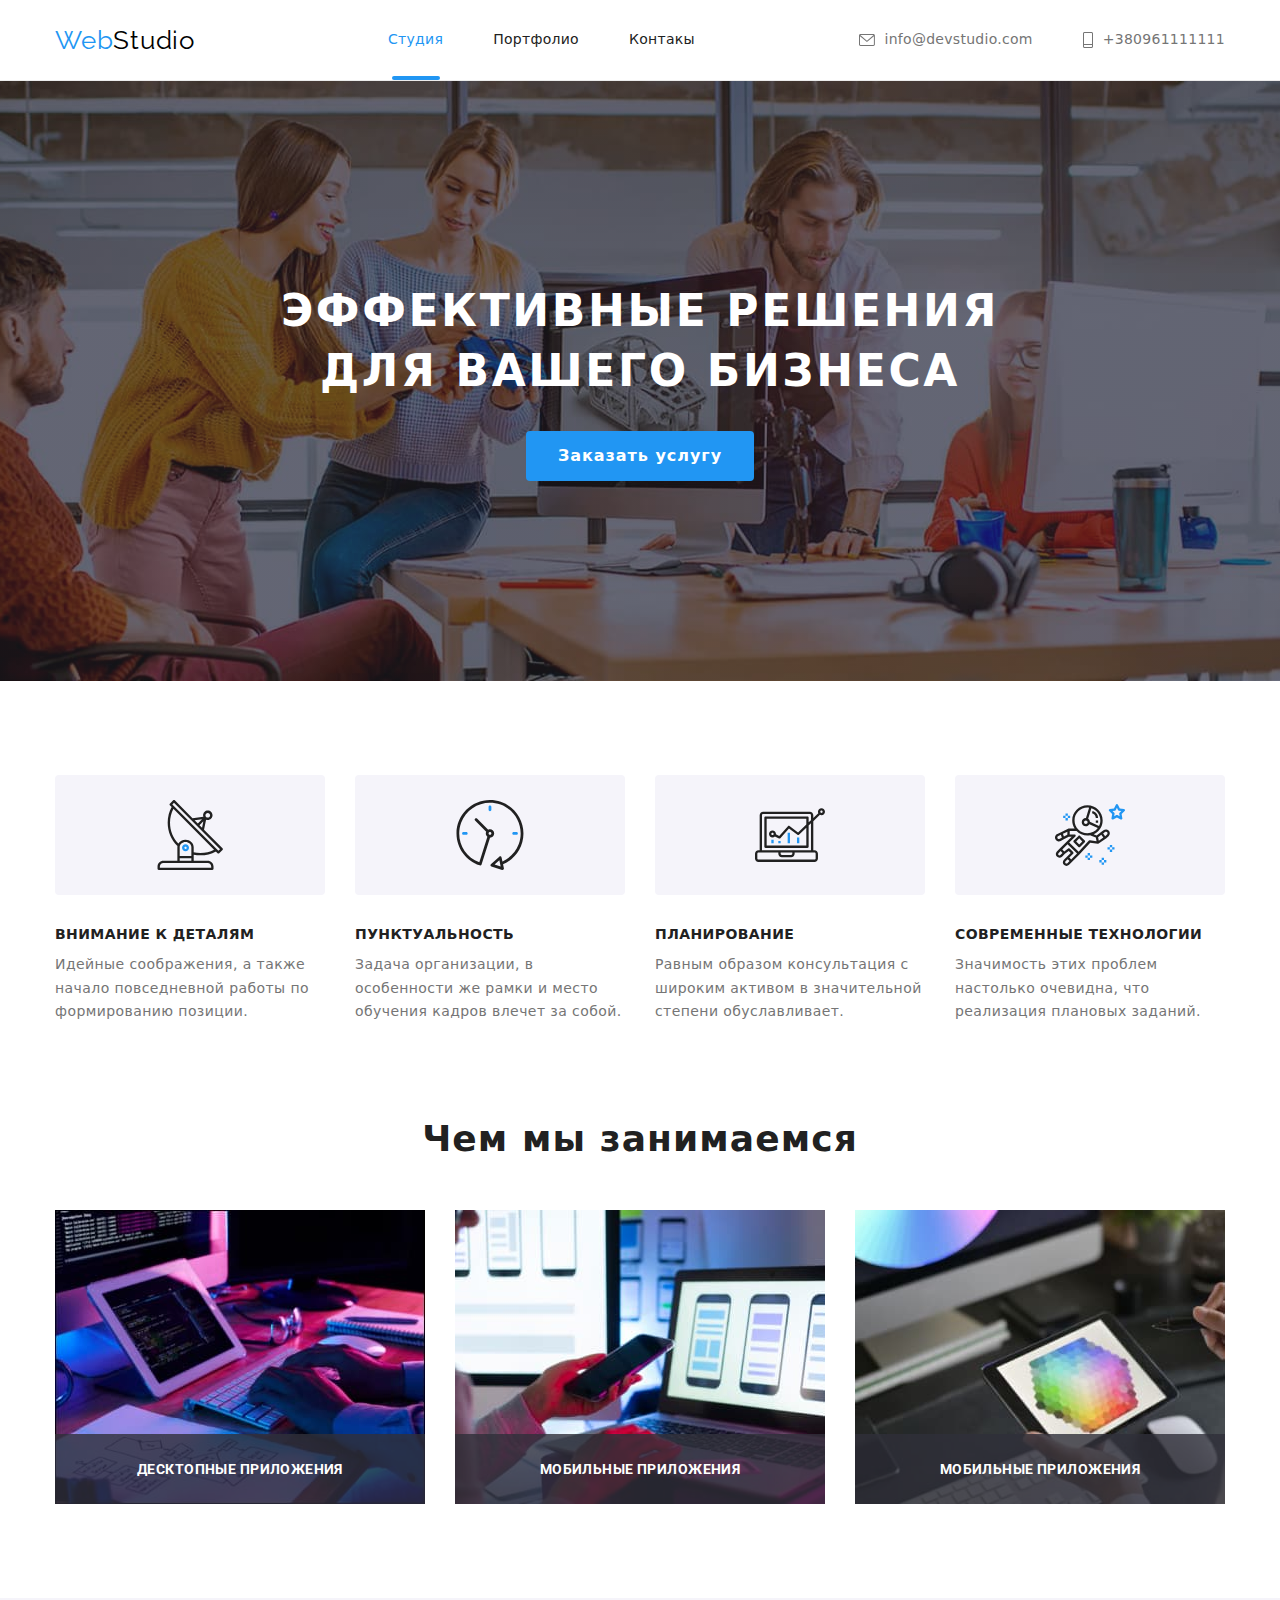
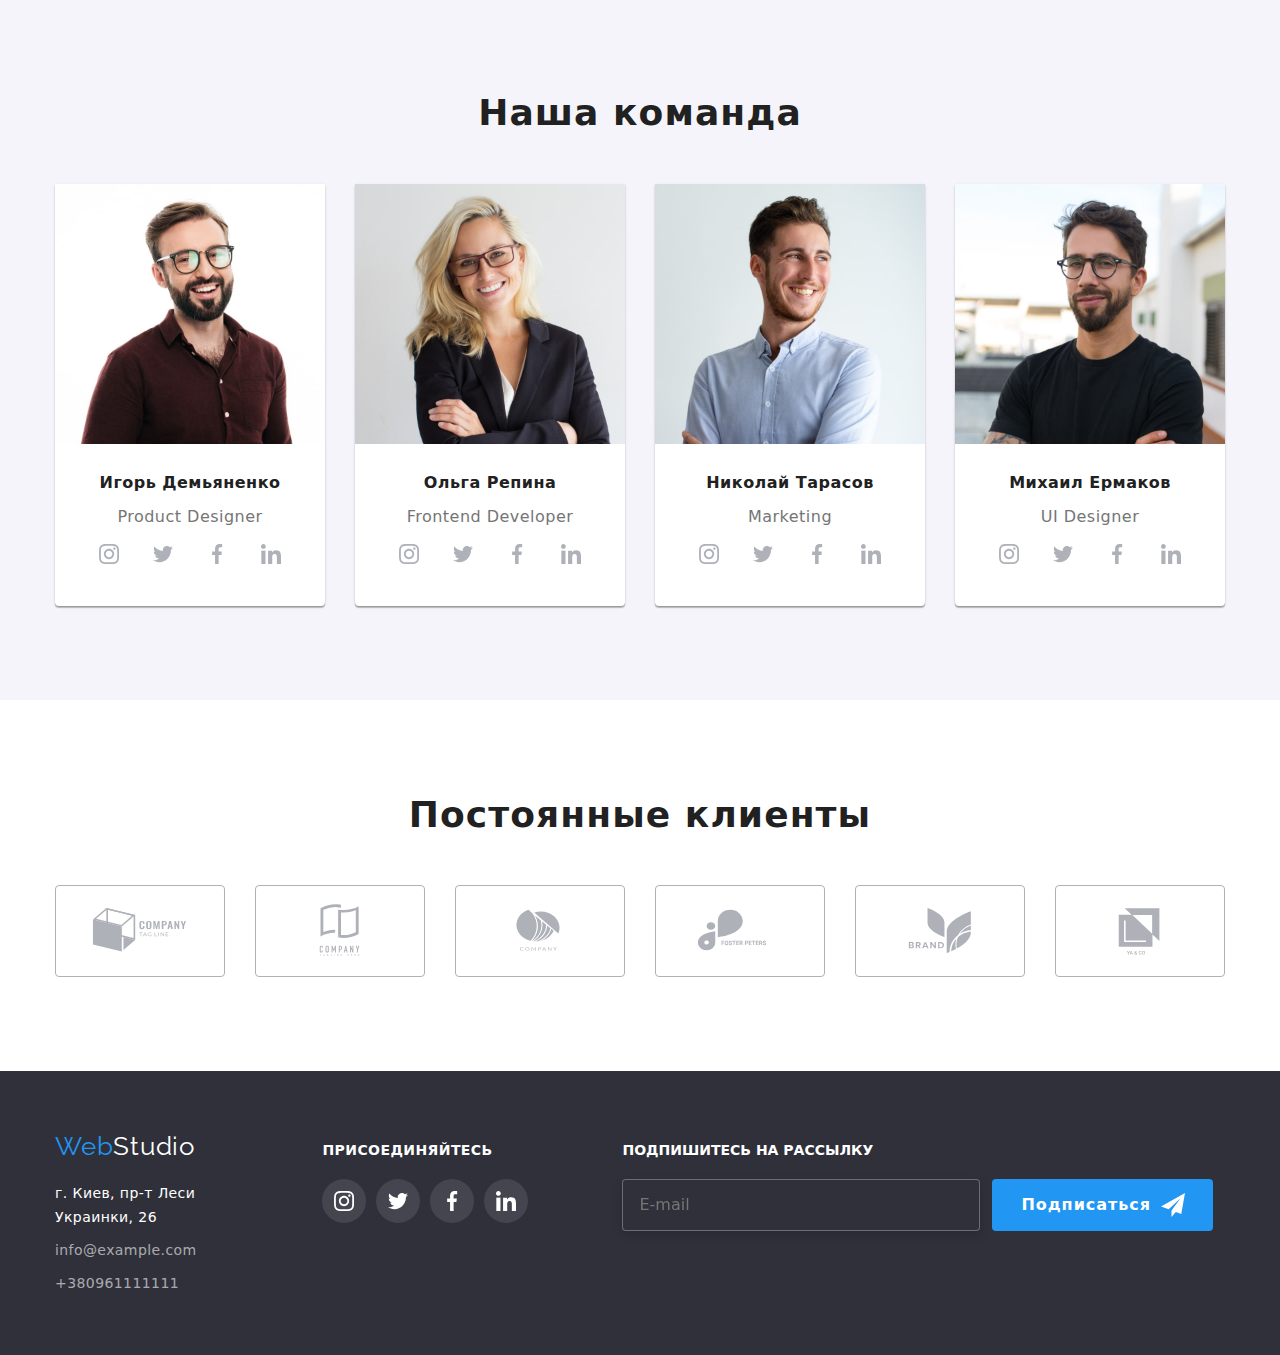
<file: index.html>
<!DOCTYPE html>
<html lang="ru">

<head>
    <meta charset="UTF-8">
    <meta http-equiv="X-UA-Compatible" content="IE=edge">
    <meta name="viewport" content="width=device-width, initial-scale=1.0">
    <title>WebStudio</title>
    <link rel="preconnect" href="https://fonts.googleapis.com">
    <link rel="preconnect" href="https://fonts.gstatic.com" crossorigin>
    <link href="https://fonts.googleapis.com/css2?family=Raleway:wght@700&family=Roboto:wght@400;500;700;900&display=swap"
    rel="stylesheet">
    <link rel="stylesheet" href="https://cdnjs.cloudflare.com/ajax/libs/modern-normalize/1.0.0/modern-normalize.min.css"/>
    <link rel="stylesheet" href="./css/main.min.css">
</head>
<body class="page">
    <header class="header">
        <div class="container">
              <nav>
            <a href="./index.html" class="logo">Web<span class="logo__dark">Studio</span></a>
            <ul class="nav">
        <li class="nav__list"><a href="./index.html" class="nav__active nav__active--position" >Студия</a></li>
                <li class="nav__list"><a href="./portfolio.html" class="nav">Портфолио</a></li>
                <li class="nav__list"><a class="nav" href="">Контакы</a></li>
            </ul>
        </nav>
        <ul class="contacts">
            <li>
                <a class="contacts__data" href="info@devstudio.com">
            <svg class="contacts__icon" width="16" height="12">
                <use href="./images/icons.svg#icon-envelope"></use>
                </svg>info@devstudio.com</a>
           </li>
            <li>
                <a class="contacts__data" href="tel:+380961111111">
            <svg class="contacts__icon" width="10" height="16">
                <use href="./images/icons.svg#icon-tell"></use>
            </svg>+380961111111</a>
            </li>
            </ul>
        </div>
    </header>
    <main> 
        
        <section class="hero">
            <div class="container">
          <h1 class="hero__title">ЭФФЕКТИВНЫЕ РЕШЕНИЯ<br>
                ДЛЯ ВАШЕГО БИЗНЕСА</h1>
            <button data-modal-open class="hero__button">Заказать услугу</button>

            <div class="backdrop is-hidden" data-modal>
                <div class="modal">
                 <button class="modal__close" data-modal-close>
                    <svg class="modal__svg">
                <use href="./images/icons.svg#icon-close-black"></use></svg>
                    </button>

                    <form class="form">
                <p class="form__title"> Оставьте свои данные, мы вам перезвоним</p>
                   <p class="form__field">                        
                        <label for="name" class="form__label">Имя</label> 
                        <input type="text"
                               name="form__name" 
                               id="name"
                               class="form__input" 
                               placeholder=""
                               autofocus=""
                               required/> 
                         <svg class="form__icon form__icon--icon" width="18px" height="18px">
                                <use href="./images/icons.svg#icon-person-black"></use> 
                            </svg>
                            <span class="form__use"></span>
                    </p>
                    <p class="form__field">
                        <label for="tel" class="form__label">Телефон</label>
                        <input type="tel"
                         name="tel" 
                         id="tel" 
                         class="form__input" 
                         placeholder=""
                         required/>
                        <svg class="form__icon form__icon--icon" width="18px" height="18px">
                                <use href="./images/icons.svg#icon-phone-black"></use> 
                            </svg>
                            <span class="form__use"></span>
                    </p>
                    <p class="form__field">
                        <label for="mail" class="form__label">Почта</label>
                        <input type="email" 
                        name="mail" 
                        id="mail" 
                        class="form__input" 
                        placeholder=""
                        autocomplete="on"
                        required/>
                        <svg class="form__icon form__icon--icon" width="18px" height="18px">
                                <use href="./images/icons.svg#icon-email-black"></use> 
                            </svg>
                        <span class="form__use"></span>
                    </p>
                    <p class="form__field">
                        <label for="comments" class="form__label">Комментарий</label>
                        <textarea class="form__input--comments" name="comments" id="comments" rows="10" placeholder="Введите текст"></textarea> 
                    </p>                     
                    <p class="form__meta">
                        <label for="policy" class="form__policy">
                            <input type="checkbox" name="policy" id="policy" class="checkbox" required/>
                            <span class="form__icon--policy"></span>
                            <span class="form__label--policy"> Соглашаюсь с рассылкой и принимаю 
                            <a href="" class="form__link">Условия договора</a>
                            </span>
                        </label>
                    </p>
               <button type="submit" class="form__button form__button--main">Отправить</button>            
                </form>
                </div>
            </div>
            </div>
          </section>

           <section class="section">
               <div class="container">
             <ul class="description">
                <li class="description__text">
                    <div class="description__items">
                    <svg class="description__icon">
                        <use href="./images/icons.svg#icon-antenna"></use></svg>
                    </div>    
                    <h3 class="description__header">Внимание к деталям</h3> 
                    <p class="description__main">Идейные соображения, а также начало повседневной работы по формированию позиции.</p>
                </li>
                <li class="description__text">
                    <div class="description__items">
                    <svg class="description__icon">
                        <use href="./images/icons.svg#icon-clock"></use></svg> 
                    </div>    
                    <h3 class="description__header">Пунктуальность</h3>
                    <p class="description__main">Задача организации, в особенности же рамки и место обучения кадров влечет за собой.</p>
                </li>
                <li class="description__text">
                    <div class="description__items">
                    <svg class="description__icon">
                        <use href="./images/icons.svg#icon-diagram"></use></svg>
                    </div>
                    <h3 class="description__header">Планирование</h3>
                    <p class="description__main">Равным образом консультация с широким активом в значительной степени обуславливает.</p>
                </li>
                <li class="description__text">
                    <div class="description__items">
                    <svg class="description__icon">
                        <use href="./images/icons.svg#icon-astronaut"></use></svg>
                    </div>
                    <h3 class="description__header">Современные технологии</h3>
                    <p class="description__main">Значимость этих проблем настолько очевидна, что реализация плановых заданий.</p>
                </li>
            </ul>
            </div>
           </section>

               <section class="section-image">
                    <div class="container">
                <h2 class="second__header">Чем мы занимаемся</h2>
            <ul class="images">
                <li class="images__product"><img class="images__icon" src="./images/img1.jpg" width=370 alt="Разработка"/> 
                <p class="images__text">десктопные приложения</p></li>
                <li class="images__product"><img class="images__icon" src="./images/img2.jpg" width=370 alt="Интерактивность"/>
                <p class="images__text">Мобильные приложения</p></li>
                <li class="images__product"><img class="images__icon" src="./images/img3.jpg" width=370 alt="Дизайн"/>
                <p class="images__text">Мобильные приложения</p></li>
                </ul>
            </div>
        </section>

        <section class="section section-team">
            <div class="container">
                   <h2 class="second__header">Наша команда</h2> 
            <ul class="team">
                <li class="team__member"><img class="team__image" src="./images/photo1.jpg" width=270 alt="Игорь Демьяненко" />
                    <div class="team__description">
                    <h3 class="team__worker">Игорь Демьяненко</h3>
                    <p class="team__name">Product Designer</p>
                    <ul class="team__list">
                        <li class="team__link">
                        <a href="./index.html" class="team__item">
                         <svg class="team__icon" width="20" height="20">
                        <use href="./images/icons.svg#icon-instagram"></use>   
                        </svg></a>
                        </li>
                        <li class="team__link">
                        <a href="/index.html" class="team__item">
                        <svg class="team__icon" width="20" height="20">
                        <use href="./images/icons.svg#icon-twitter"></use>
                        </svg></a>
                        </li>
                        <li class="team__link">
                        <a href="/index.html" class="team__item">
                        <svg class="team__icon" width="20" height="20">
                        <use href="./images/icons.svg#icon-facebook"></use>
                        </svg></a>
                           </li>
                           <li class="team__link">
                        <a href="/index.html" class="team__item">
                        <svg class="team__icon" width="20" height="20">
                        <use href="./images/icons.svg#icon-linkedin"></use>                
                        </svg></a>
                           </li>
                        </ul>
                        </div>
                           </li>                                        
                           <li class="team__member"><img class="team__image" src="./images/photo2.jpg" width=270 alt="Ольга Репина" />
                    <div class="team__description">
                    <h3 class="team__worker">Ольга Репина</h3>
                    <p class="team__name">Frontend Developer</p>
                    <ul class="team__list">
                        <li class="team__link">
                        <a href="./index.html" class="team__item">
                         <svg class="team__icon" width="20" height="20">
                        <use href="./images/icons.svg#icon-instagram"></use>   
                        </svg></a>
                        </li>
                        <li class="team__link">
                        <a href="/index.html" class="team__item">
                        <svg class="team__icon" width="20" height="20">
                        <use href="./images/icons.svg#icon-twitter"></use>
                        </svg></a>
                        </li>
                        <li class="team__link">
                        <a href="/index.html" class="team__item">
                        <svg class="team__icon" width="20" height="20">
                        <use href="./images/icons.svg#icon-facebook"></use>
                        </svg></a>
                           </li>
                           <li class="team__link">
                        <a href="/index.html" class="team__item">
                        <svg class="team__icon" width="20" height="20">
                        <use href="./images/icons.svg#icon-linkedin"></use>                
                        </svg></a>
                           </li>
                        </ul>
                </div>
                </li>
                <li class="team__member"><img class="team__image" src="./images/photo3.jpg" width=270 alt="Николай Тарасов" />
                    <div class="team__description">
                    <h3 class="team__worker">Николай Тарасов</h3>
                    <p class="team__name">Marketing</p>
                    <ul class="team__list">
                        <li class="team__link">
                        <a href="./index.html" class="team__item">
                         <svg class="team__icon" width="20" height="20">
                        <use href="./images/icons.svg#icon-instagram"></use>   
                        </svg></a>
                        </li>
                        <li class="team__link">
                        <a href="/index.html" class="team__item">
                        <svg class="team__icon" width="20" height="20">
                        <use href="./images/icons.svg#icon-twitter"></use>
                        </svg></a>
                        </li>
                        <li class="team__link">
                        <a href="/index.html" class="team__item">
                        <svg class="team__icon" width="20" height="20">
                        <use href="./images/icons.svg#icon-facebook"></use>
                        </svg></a>
                           </li>
                           <li class="team__link">
                        <a href="/index.html" class="team__item">
                        <svg class="team__icon" width="20" height="20">
                        <use href="./images/icons.svg#icon-linkedin"></use>                
                        </svg></a>
                           </li>
                        </ul>
                    </div>
                </li>
                <li class="team__member"><img class="team__image" src="./images/photo4.jpg" width=270 alt="Михаил Ермаков" />
                    <div class="team__description">
                    <h3 class="team__worker">Михаил Ермаков</h3>
                    <p class="team__name">UI Designer</p>
                    <ul class="team__list">
                        <li class="team__link">
                        <a href="./index.html" class="team__item">
                         <svg class="team__icon" width="20" height="20">
                        <use href="./images/icons.svg#icon-instagram"></use>   
                        </svg></a>
                        </li>
                        <li class="team__link">
                        <a href="/index.html" class="team__item">
                        <svg class="team__icon" width="20" height="20">
                        <use href="./images/icons.svg#icon-twitter"></use>
                        </svg></a>
                        </li>
                        <li class="team__link">
                        <a href="/index.html" class="team__item">
                        <svg class="team__icon" width="20" height="20">
                        <use href="./images/icons.svg#icon-facebook"></use>
                        </svg></a>
                           </li>
                           <li class="team__link">
                        <a href="/index.html" class="team__item">
                        <svg class="team__icon" width="20" height="20">
                        <use href="./images/icons.svg#icon-linkedin"></use>                
                        </svg></a>
                           </li>
                        </ul>
                    </div>
                </li>
            </ul>
            </div>
            </section>

        <section class="section">
        <div class="container">
        <h2 class="second__header">Постоянные клиенты</h2>
       <ul class="clients">
            <li class="clients__item">
    <svg class="clients__icon">
    <use href="./images/icons.svg#icon-logo1"></use></svg>
           </li>
           <li class="clients__item">
    <svg class="clients__icon">
    <use href="./images/icons.svg#icon-logo2"></use></svg>
            </li>
            <li class="clients__item">
    <svg class="clients__icon">
    <use href="./images/icons.svg#icon-logo3"></use></svg>
            </li>
    <li class="clients__item">
    <svg class="clients__icon">
    <use href="./images/icons.svg#icon-logo4"></use></svg>
            </li>
            <li class="clients__item">
    <svg class="clients__icon">
    <use href="./images/icons.svg#icon-logo5"></use></svg>
           </li>
            <li class="clients__item">
    <svg class="clients__icon">
    <use href="./images/icons.svg#icon-logo6"></use></svg>
           </li>
       </ul>
     </div>
    </section>
   </main>

    <footer class="footer">
        <div class="container footer__container">
            <div class="footer__wrapper">
        <a class="footer__logo" href="WebStudio">Web<span class="footer__white">Studio</span></a>
        <address class="footer__data">
            <p class="footer__address">г. Киев, пр-т Леси Украинки, 26</p>
            <a class="footer__contacts" href="info@example.com">info@example.com</a>
            <a class="footer__contacts" href="tel:+380991111111">+380961111111</a>
        </address>
        </div>
           <div class="footer-icons">
            <h2 class="footer-icons__header">Присоединяйтесь</h2>
            <ul class="footer-icons__menu">
                <li class="footer-icons__items">
            <a href="./index.html" class="footer-icons__link">
            <svg class="footer-icons__icon" width="20" height="20">
            <use href="./images/icons.svg#icon-instagram"></use>
            </svg></a>
                 </li>
                 <li class="footer-icons__items"><a href="./index.html" class="footer-icons__link">
            <svg class="footer-icons__icon" width="20" height="20">
            <use href="./images/icons.svg#icon-twitter"></use>
            </svg></a>
                  </li>
                  <li class="footer-icons__items">
            <a href="./index.html" class="footer-icons__link">
            <svg class="footer-icons__icon" width="20" height="20">
            <use href="./images/icons.svg#icon-facebook"></use>
             </svg></a>
                 </li>
                  <li class="footer-icons__items">
            <a href="./index.html" class="footer-icons__link">
            <svg class="footer-icons__icon" width="20" height="20">
            <use href="./images/icons.svg#icon-linkedin"></use>
            </svg></a>
                 </li>
            </ul>
            </div>
            <form action="#" method="GET" class="application">
                <h3 class="application__header"> Подпишитесь на рассылку </h3>
                <div class="application__form">   
                    <input type="email" name="mail" id="mail-footer" class="application__input" placeholder="E-mail" required/>
                    <button type="submit" class="application__button application__button--form">Подписаться 
                        <svg class="application__icon" width="24px" height="24px">
                            <use href="./images/icons.svg#icon-icon-send"></use> 
                        </svg>
                    </button> 
                </div>      
            </form>     
        </div>
        </footer>
        <script src="./js/modal.js"></script>
</body>

</html>
</file>
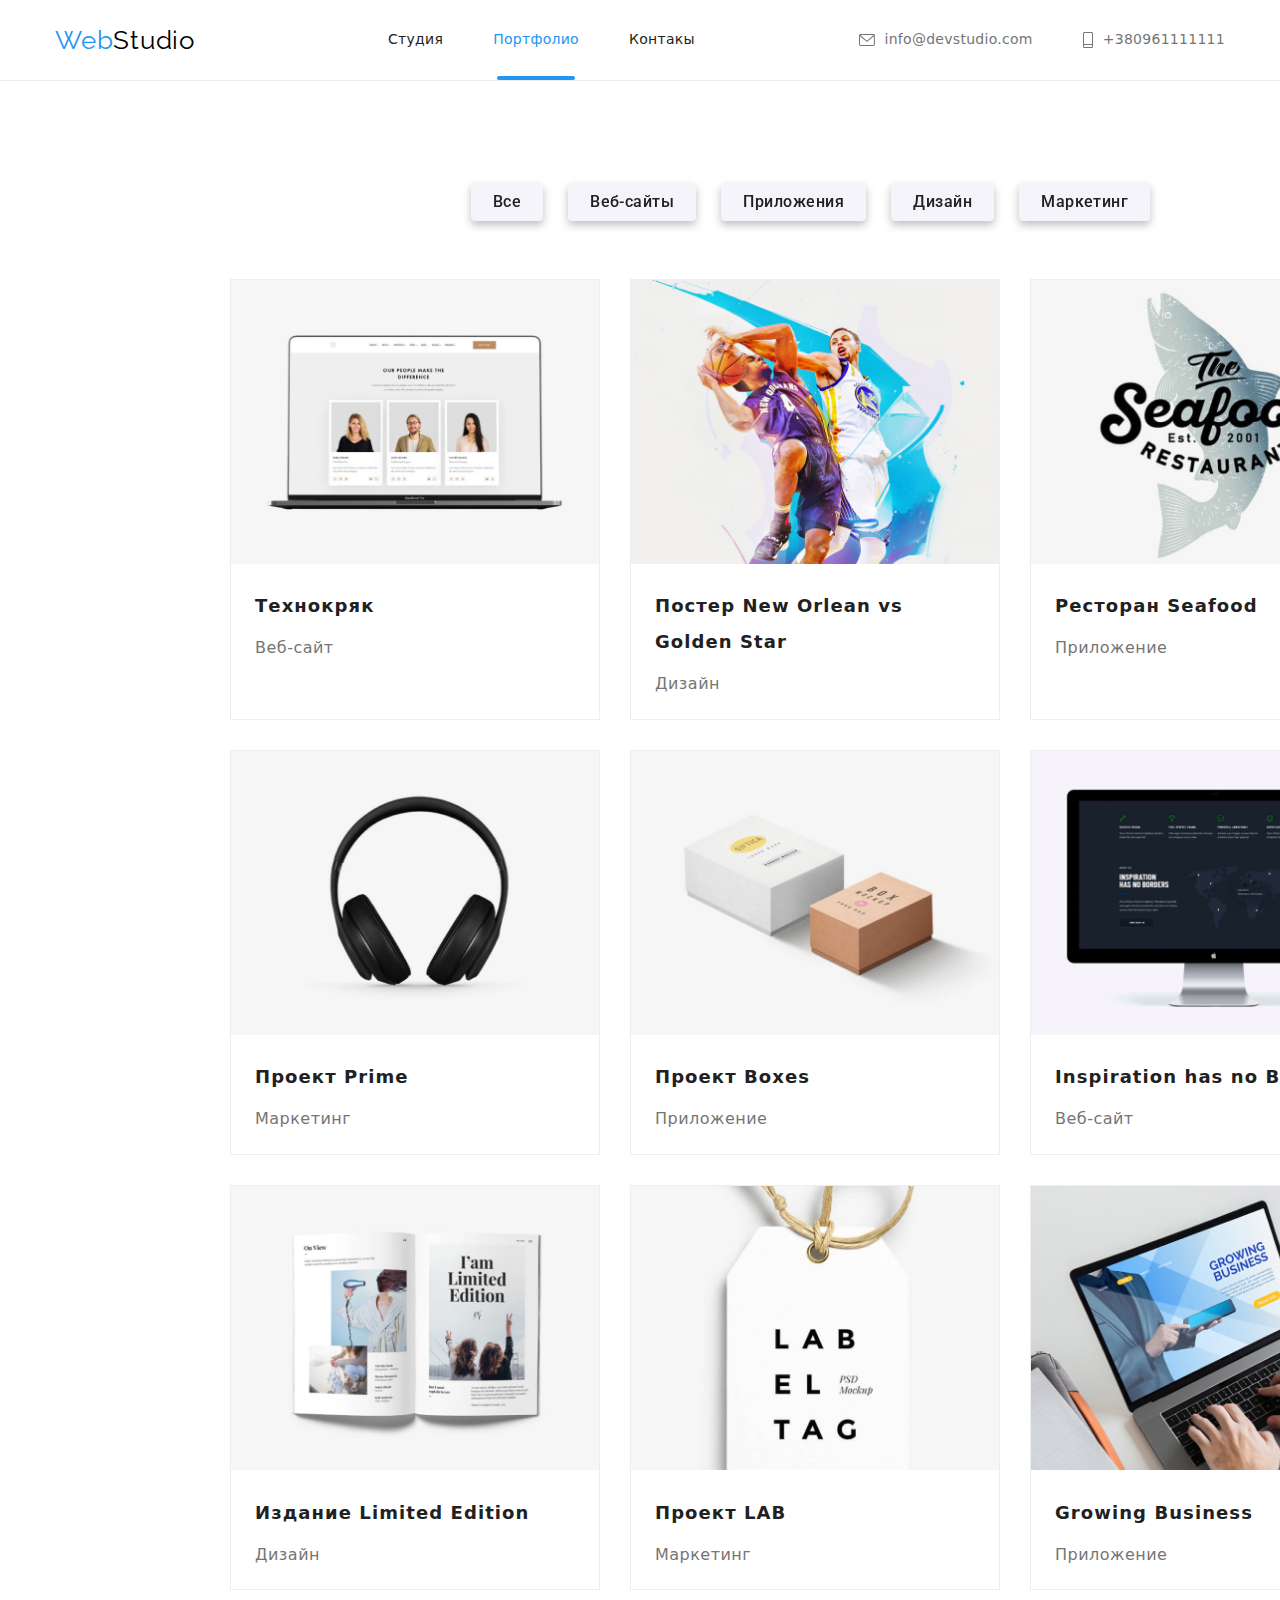
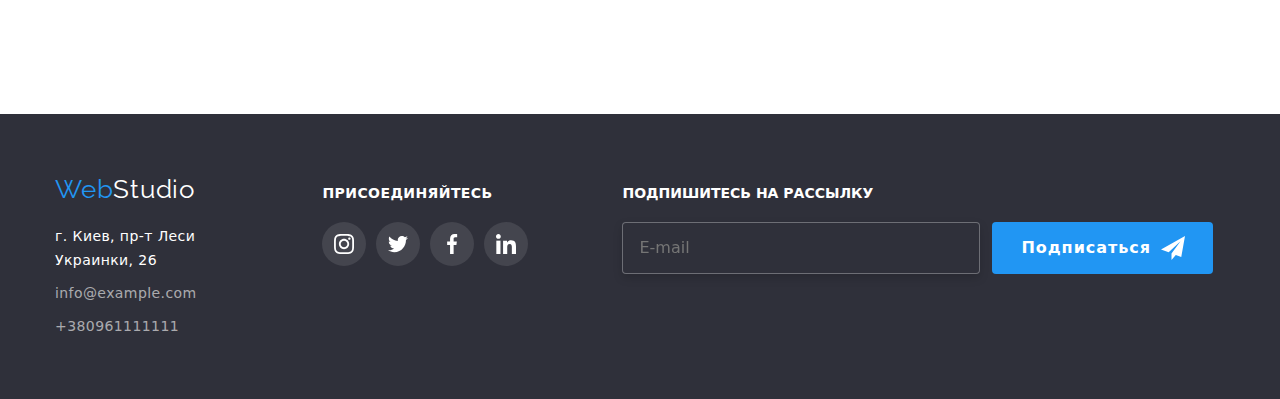
<file: portfolio.html>
<!DOCTYPE html>
<html lang="ru">
<head>
    <meta charset="UTF-8">
    <meta http-equiv="X-UA-Compatible" content="IE=edge">
    <meta name="viewport" content="width=device-width, initial-scale=1.0">
    <title>WebStudio</title>
    <link rel="preconnect" href="https://fonts.googleapis.com">
    <link rel="preconnect" href="https://fonts.gstatic.com" crossorigin>
    <link href="https://fonts.googleapis.com/css2?family=Raleway:wght@700&family=Roboto:wght@400;500;700;900&display=swap"
    rel="stylesheet">
    <link rel="stylesheet" href="https://cdnjs.cloudflare.com/ajax/libs/modern-normalize/1.0.0/modern-normalize.min.css"/>
    <link rel="stylesheet" href="./css/main.min.css">
</head>
<body class="page">
    <header class="header">
        <div class="container">
        <nav>
            <a href="./index.html" class="logo">Web<span class="logo__dark">Studio</span></a>
            <ul class="nav">
                <li><a href="./index.html" class="nav">Студия</a></li> 
                <li><a href="./portfolio.html" class="nav__active nav__active--line">Портфолио</a></li>
                <li><a class="nav" href="">Контакы</a></li>
            </ul>
        </nav>
        <ul class="contacts">
            <li>
                <a class="contacts__data" href="info@devstudio.com">
            <svg class="contacts__icon" width="16" height="12">
                <use href="./images/icons.svg#icon-envelope"></use>
                </svg>info@devstudio.com</a>
           </li>
            <li>
                <a class="contacts__data" href="tel:+380961111111">
            <svg class="contacts__icon" width="10" height="16">
                <use href="./images/icons.svg#icon-tell"></use>
            </svg>+380961111111</a>
            </li>
        </ul>
        </div>
    </header>

    <main>
        <section class="section-buttons">
            <div class="container">
        <div class="buttons-block">
            <h1 hidden>Portfolio</h1>
        <ul class="buttons">
            <li><button class="buttons__type" type="button">Все</button></li>
            <li><button class="buttons__type" type="button">Веб-сайты</button></li>
            <li><button class="buttons__type" type="button">Приложения</button></li>
            <li><button class="buttons__type" type="button">Дизайн</button></li>
            <li><button class="buttons__type" type="button">Маркетинг</button></li>
        </ul>
        </div>

       <div class=flex>
        <ul class="flex__set">
            <li class=flex__link>
                <a class="flex__nav" href="">
                    <div class="flex__thumb">
                        <div class="flex__overlay">
                <img class="flex__image" src="images/image1.jpg" width=370 alt="Наши люди"/>
                <div class="flex__settings">
                    <p class="flex__text">
                        Технокряк это современная площадка распространения коронавируса. Компании используют эту платформу для цифрового
                        шпионажа и атак на защищённые сервера конкурентов.
                    </p>
                    </div>
                </div>
                </div>
                <div class="flex__card">    
                <h2 class="flex__name">Технокряк</h2>
                    <p class="flex__site">Веб-сайт</p>
                    </div>
                </a></li>
            <li class=flex__link>
                <a href="" class="flex__nav">
                    <div class="flex__thumb">
                        <div class="flex__overlay">
                <img class="flex__image" src="images/image2.jpg" width=370 alt="Фото дизайна"/>
                <div class="flex__settings">
                    <p class="flex__text">
                        Технокряк это современная площадка распространения коронавируса. Компании используют эту платформу для цифрового
                        шпионажа и атак на защищённые сервера конкурентов.
                    </p>
                    </div>
                </div>
                </div>
                <div class="flex__card"> 
                    <h2 class="flex__name">Постер New Orlean vs Golden Star</h2>
                    <p class="flex__site">Дизайн</p>
                    </div>
                </a></li>
            <li class=flex__link><a href="" class="flex__nav">
                <div class="flex__thumb">
                    <div class="flex__overlay">
                <img class="flex__image" src="images/image3.jpg" width=370 alt="Фото приложения"/>
                <div class="flex__settings">
                    <p class="flex__text">
                        Технокряк это современная площадка распространения коронавируса. Компании используют эту платформу для цифрового
                        шпионажа и атак на защищённые сервера конкурентов.
                    </p>
                    </div>
                </div>
                </div>
                <div class="flex__card"> 
                    <h2 class="flex__name">Ресторан Seafood</h2>
                    <p class="flex__site">Приложение</p>
                    </div>
                </a></li>
            <li class=flex__link><a href="" class="flex__nav">
                <div class="flex__thumb">
                    <div class="flex__overlay">
                <img class="flex__image" src="images/image4.jpg" width=370 alt="Наушники"/>
                <div class="flex__settings">
                    <p class="flex__text">
                        Технокряк это современная площадка распространения коронавируса. Компании используют эту платформу для цифрового
                        шпионажа и атак на защищённые сервера конкурентов.
                    </p>
                    </div>
                </div>
                </div>
                <div class="flex__card"> 
                    <h2 class="flex__name">Проект Prime</h2>
                    <p class="flex__site">Маркетинг</p>
                    </div>
                </a></li>
            <li class=flex__link><a href="" class="flex__nav">
                <div class="flex__thumb">
                    <div class="flex__overlay">
                <img class="flex__image" src="images/image5.jpg" width=370 alt="Boxes"/>
                <div class="flex__settings">
                    <p class="flex__text">
                        Технокряк это современная площадка распространения коронавируса. Компании используют эту платформу для цифрового
                        шпионажа и атак на защищённые сервера конкурентов.
                    </p>
                    </div>
                </div>
                </div>
                <div class="flex__card"> 
                    <h2 class="flex__name">Проект Boxes</h2>
                    <p class="flex__site">Приложение</p>
                    </div>
                </a></li>
            <li class=flex__link><a href="" class="flex__nav">
                <div class="flex__thumb">
                    <div class="flex__overlay">
                <img class="flex__image" src="images/image6.jpg" width=370 alt="Фото веб-сайта"/>
                <div class="flex__settings">
                    <p class="flex__text">
                        Технокряк это современная площадка распространения коронавируса. Компании используют эту платформу для цифрового
                        шпионажа и атак на защищённые сервера конкурентов.
                    </p>
                    </div>
                </div>
                </div>
                <div class="flex__card"> 
                    <h2 class="flex__name">Inspiration has no Borders</h2>
                    <p class="flex__site">Веб-сайт</p>
                    </div>
                </a></li>
            <li class=flex__link><a href="" class="flex__nav">
                <div class="flex__thumb">
                    <div class="flex__overlay">
                <img class="flex__image" src="images/image7.jpg" width=370 alt="Фото дизайна"/>
                <div class="flex__settings">
                    <p class="flex__text">
                        Технокряк это современная площадка распространения коронавируса. Компании используют эту платформу для цифрового
                        шпионажа и атак на защищённые сервера конкурентов.
                    </p>
                    </div>
                </div>
                </div>
                <div class="flex__card">     
                <h2 class="flex__name">Издание Limited Edition</h2>
                    <p class="flex__site">Дизайн</p>
                    </div>
                </a></li>
            <li class=flex__link><a href="" class="flex__nav">
                <div class="flex__thumb">
                    <div class="flex__overlay">
                <img class="flex__image" src="images/image8.jpg" width=370 alt="Фото проекта" />
                <div class="flex__settings">
                    <p class="flex__text">
                        Технокряк это современная площадка распространения коронавируса. Компании используют эту платформу для цифрового
                        шпионажа и атак на защищённые сервера конкурентов.
                    </p>
                    </div>
                </div>
                </div>
                <div class="flex__card"> 
                    <h2 class="flex__name">Проект LAB</h2>
                    <p class="flex__site">Маркетинг</p>
                    </div>
                </a></li>
            <li class=flex__link><a href="" class="flex__nav">
                <div class="flex__thumb">
                    <div class="flex__overlay">
                <img class="flex__image" src="images/image9.jpg" width=370 alt="Фото приложения"/>
                <div class="flex__settings">
                    <p class="flex__text">
                        Технокряк это современная площадка распространения коронавируса. Компании используют эту платформу для цифрового
                        шпионажа и атак на защищённые сервера конкурентов.
                    </p>
                    </div>
                </div>
                </div>
                <div class="flex__card"> 
                    <h2 class="flex__name">Growing Business</h2>
                    <p class="flex__site">Приложение</p>
                    </div>
                </a></li>
        </ul>
        </div>
    </div>
    </section>
    </main>


    <footer class="footer">
        <div class="container footer__container">
            <div class="footer__wrapper">
        <a class="footer__logo" href="WebStudio">Web<span class="footer__white">Studio</span></a>
        <address class="footer__data">
            <p class="footer__address">г. Киев, пр-т Леси Украинки, 26</p>
            <a class="footer__contacts" href="info@example.com">info@example.com</a>
            <a class="footer__contacts" href="tel:+380991111111">+380961111111</a>
        </address>
        </div>
           <div class="footer-icons">
            <h2 class="footer-icons__header">Присоединяйтесь</h2>
            <ul class="footer-icons__menu">
                <li class="footer-icons__items">
            <a href="./index.html" class="footer-icons__link">
            <svg class="footer-icons__icon" width="20" height="20">
            <use href="./images/icons.svg#icon-instagram"></use>
            </svg></a>
                 </li>
                 <li class="footer-icons__items"><a href="./index.html" class="footer-icons__link">
            <svg class="footer-icons__icon" width="20" height="20">
            <use href="./images/icons.svg#icon-twitter"></use>
            </svg></a>
                  </li>
                  <li class="footer-icons__items">
            <a href="./index.html" class="footer-icons__link">
            <svg class="footer-icons__icon" width="20" height="20">
            <use href="./images/icons.svg#icon-facebook"></use>
             </svg></a>
                 </li>
                  <li class="footer-icons__items">
            <a href="./index.html" class="footer-icons__link">
            <svg class="footer-icons__icon" width="20" height="20">
            <use href="./images/icons.svg#icon-linkedin"></use>
            </svg></a>
                 </li>
            </ul>
            </div>
            <form action="#" method="GET" class="application">
                <h3 class="application__header"> Подпишитесь на рассылку </h3>
                <div class="application__form">   
                    <input type="email" name="mail" id="mail-footer" class="application__input" placeholder="E-mail" required/>
                    <button type="submit" class="application__button application__button--form">Подписаться 
                        <svg class="application__icon" width="24px" height="24px">
                            <use href="./images/icons.svg#icon-icon-send"></use> 
                        </svg>
                    </button> 
                </div>      
            </form>     
        </div>
        </footer>
        <script src="./js/modal.js"></script>
</body>

</html>
</file>
<file: css/main.min.css>
:root{--primary-text-color: rgba(0, 0, 0, 0.8);--title-text-color: #000000;--accent-color: #2196f3;--primary-white-color: #ffffff;--second-main-color: #212121;--primary-gray-color: #757575;--background-color: #e5e5e5}body{background-color:var(--primary-white-color);color:var(--primary-text-color);font-family:"Roboto", sans-serif}ul{list-style:none;margin:0;padding:0}h1,h2,h3{margin:0}p{margin:0 auto}/*! modern-normalize v1.1.0 | MIT License | https://github.com/sindresorhus/modern-normalize */*,::before,::after{-webkit-box-sizing:border-box;box-sizing:border-box}html{line-height:1.15;-webkit-text-size-adjust:100%;-moz-tab-size:4;-o-tab-size:4;tab-size:4}body{margin:0;font-family:system-ui,-apple-system,"Segoe UI",Roboto,Helvetica,Arial,sans-serif,"Apple Color Emoji","Segoe UI Emoji"}hr{height:0;color:inherit}abbr[title]{-webkit-text-decoration:underline dotted;text-decoration:underline dotted}b,strong{font-weight:bolder}code,kbd,samp,pre{font-family:ui-monospace, SFMono-Regular, Consolas, 'Liberation Mono', Menlo, monospace;font-size:1em}small{font-size:80%}sub,sup{font-size:75%;line-height:0;position:relative;vertical-align:baseline}sub{bottom:-0.25em}sup{top:-0.5em}table{text-indent:0;border-color:inherit}button,input,optgroup,select,textarea{font-family:inherit;font-size:100%;line-height:1.15;margin:0}button,select{text-transform:none}button,[type='button'],[type='reset'],[type='submit']{-webkit-appearance:button}::-moz-focus-inner{border-style:none;padding:0}:-moz-focusring{outline:1px dotted ButtonText}:-moz-ui-invalid{box-shadow:none}legend{padding:0}progress{vertical-align:baseline}::-webkit-inner-spin-button,::-webkit-outer-spin-button{height:auto}[type='search']{-webkit-appearance:textfield;outline-offset:-2px}::-webkit-search-decoration{-webkit-appearance:none}::-webkit-file-upload-button{-webkit-appearance:button;font:inherit}summary{display:list-item}.logo{color:var(--accent-color);text-decoration:none;font-family:"Raleway", sans-serif;font-size:26px;line-height:1.19;letter-spacing:0.03em;margin-right:93px}.logo__dark{color:var(--title-text-color)}nav{display:-webkit-box;display:-ms-flexbox;display:flex;-webkit-box-align:center;-ms-flex-align:center;align-items:center;-webkit-box-pack:center;-ms-flex-pack:center;justify-content:center}.nav{display:-webkit-box;display:-ms-flexbox;display:flex;-webkit-box-align:center;-ms-flex-align:center;align-items:center;color:var(--second-main-color);text-decoration:none;font-size:14px;font-weight:500;line-height:1.14;letter-spacing:0.02em;margin-left:50px;-webkit-transition:color 250ms cubic-bezier(0.4, 0, 0.2, 1);transition:color 250ms cubic-bezier(0.4, 0, 0.2, 1)}.nav:hover,.nav:focus{color:var(--accent-color)}.nav__list{-webkit-transition:color 250ms cubic-bezier(0.4, 0, 0.2, 1);transition:color 250ms cubic-bezier(0.4, 0, 0.2, 1)}.nav__active{display:-webkit-box;display:-ms-flexbox;display:flex;-webkit-box-align:center;-ms-flex-align:center;align-items:center;-webkit-box-pack:center;-ms-flex-pack:center;justify-content:center;color:var(--second-main-color);text-decoration:none;font-size:14px;font-weight:500;line-height:1.14;letter-spacing:0.02em;margin-left:50px;-webkit-transition:color 250ms cubic-bezier(0.4, 0, 0.2, 1);transition:color 250ms cubic-bezier(0.4, 0, 0.2, 1);color:var(--accent-color)}.contacts{display:-webkit-box;display:-ms-flexbox;display:flex;-webkit-box-pack:center;-ms-flex-pack:center;justify-content:center;margin-left:auto}.contacts li:not(:last-child){margin-right:50px}.contacts__data{display:-webkit-box;display:-ms-flexbox;display:flex;-webkit-box-align:center;-ms-flex-align:center;align-items:center;padding:32px 0;font-weight:500;font-size:14px;line-height:1.14;letter-spacing:0.02em;color:var(--primary-gray-color);text-decoration:none;-webkit-transition:color 250ms cubic-bezier(0.4, 0, 0.2, 1);transition:color 250ms cubic-bezier(0.4, 0, 0.2, 1)}a.contacts__data:hover{color:var(--accent-color)}.contacts__data:hover .contacts__icon{fill:var(--accent-color)}.contacts__icon{margin-right:10px;fill:var(--primary-gray-color)}.container{width:1200px;padding-left:15px;padding-right:15px;margin-left:auto;margin-right:auto}.section{padding:94px 0}.modal__close{position:absolute;display:-webkit-box;display:-ms-flexbox;display:flex;-webkit-box-pack:center;-ms-flex-pack:center;justify-content:center;-webkit-box-align:center;-ms-flex-align:center;align-items:center;right:8px;top:8px;border-color:rgba(0,0,0,0.1);background-color:var(--primary-white-color);border-radius:24px;width:30px;height:30px;cursor:pointer}.modal__close:active .modal__svg,.modal__close:hover .modal__svg{fill:var(--accent-color);-webkit-transition:fill 250ms cubic-bezier(0.4, 0, 0.2, 1);transition:fill 250ms cubic-bezier(0.4, 0, 0.2, 1)}.modal__close:hover{color:var(--accent-color);-webkit-transition:color 250ms cubic-bezier(0.4, 0, 0.2, 1),-webkit-transform 250ms cubic-bezier(0.4, 0, 0.2, 1);transition:color 250ms cubic-bezier(0.4, 0, 0.2, 1),-webkit-transform 250ms cubic-bezier(0.4, 0, 0.2, 1);transition:transform 250ms cubic-bezier(0.4, 0, 0.2, 1),color 250ms cubic-bezier(0.4, 0, 0.2, 1);transition:transform 250ms cubic-bezier(0.4, 0, 0.2, 1),color 250ms cubic-bezier(0.4, 0, 0.2, 1),-webkit-transform 250ms cubic-bezier(0.4, 0, 0.2, 1)}.backdrop{position:fixed;top:0;left:0;width:100%;height:100%;background-color:rgba(0,0,0,0.2);opacity:1;-webkit-transition:-webkit-transform 250ms cubic-bezier(0.4, 0, 0.2, 1);transition:-webkit-transform 250ms cubic-bezier(0.4, 0, 0.2, 1);transition:transform 250ms cubic-bezier(0.4, 0, 0.2, 1);transition:transform 250ms cubic-bezier(0.4, 0, 0.2, 1), -webkit-transform 250ms cubic-bezier(0.4, 0, 0.2, 1);z-index:2}.backdrop .is-hidden{opacity:0;pointer-events:none}.is-hidden{visibility:hidden}.modal{position:absolute;top:50%;left:50%;border-radius:4px;min-width:528px;min-height:582px;background-color:var(--primary-white-color);-webkit-transform:translate(-50%, -50%) scale(1);transform:translate(-50%, -50%) scale(1);-webkit-transition:-webkit-transform 250ms cubic-bezier(0.4, 0, 0.2, 1);transition:-webkit-transform 250ms cubic-bezier(0.4, 0, 0.2, 1);transition:transform 250ms cubic-bezier(0.4, 0, 0.2, 1);transition:transform 250ms cubic-bezier(0.4, 0, 0.2, 1), -webkit-transform 250ms cubic-bezier(0.4, 0, 0.2, 1)}.modal__svg{width:18px;height:18px;left:1032px;top:235px}.hero__button{font-weight:700;font-size:16px;line-height:1.875;letter-spacing:0.06em;border:none;color:var(--primary-white-color);background-color:var(--accent-color);cursor:pointer;border-radius:4px;padding:10px 32px;margin:0 auto;display:block}.form{margin-left:40px;margin-right:40px;margin-bottom:20px;margin-top:40px;width:448px;height:385px;left:576px;top:296px}.form__title{margin-top:40px;margin-bottom:30px;font-weight:700;font-size:20px;line-height:1.15;text-align:center;color:var(--second-main-color)}.form__field{position:relative;display:-webkit-box;display:-ms-flexbox;display:flex;-webkit-box-orient:vertical;-webkit-box-direction:normal;-ms-flex-direction:column;flex-direction:column;margin:0 0 10px 0}.form__field:hover,.form__field:focus{color:var(--accent-color);-webkit-transition:color 250ms cubic-bezier(0.4, 0, 0.2, 1),-webkit-transform 250ms cubic-bezier(0.4, 0, 0.2, 1);transition:color 250ms cubic-bezier(0.4, 0, 0.2, 1),-webkit-transform 250ms cubic-bezier(0.4, 0, 0.2, 1);transition:transform 250ms cubic-bezier(0.4, 0, 0.2, 1),color 250ms cubic-bezier(0.4, 0, 0.2, 1);transition:transform 250ms cubic-bezier(0.4, 0, 0.2, 1),color 250ms cubic-bezier(0.4, 0, 0.2, 1),-webkit-transform 250ms cubic-bezier(0.4, 0, 0.2, 1)}.form__field:hover .form__input--comments,.form__field:active .form__input--comments,.form__field:focus .form__input--comments{color:var(--accent-color);-webkit-transition:color 250ms cubic-bezier(0.4, 0, 0.2, 1),-webkit-transform 250ms cubic-bezier(0.4, 0, 0.2, 1);transition:color 250ms cubic-bezier(0.4, 0, 0.2, 1),-webkit-transform 250ms cubic-bezier(0.4, 0, 0.2, 1);transition:transform 250ms cubic-bezier(0.4, 0, 0.2, 1),color 250ms cubic-bezier(0.4, 0, 0.2, 1);transition:transform 250ms cubic-bezier(0.4, 0, 0.2, 1),color 250ms cubic-bezier(0.4, 0, 0.2, 1),-webkit-transform 250ms cubic-bezier(0.4, 0, 0.2, 1)}.form__input--comments:active,.form__input--comments:hover,.form__input--comments:focus{border:1px solid var(--accent-color);-webkit-transition:border 250ms cubic-bezier(0.4, 0, 0.2, 1);transition:border 250ms cubic-bezier(0.4, 0, 0.2, 1);outline:none;border-color:var(--accent-color);cursor:text}.form__input:active,.form__input:hover{border:1px solid var(--accent-color);-webkit-transition:border 250ms cubic-bezier(0.4, 0, 0.2, 1);transition:border 250ms cubic-bezier(0.4, 0, 0.2, 1)}.form__field .form__icon--icon{position:absolute;left:18px;top:12px;fill:var(--secondary-text-color);-webkit-transition:fill 250ms cubic-bezier(0.4, 0, 0.2, 1);transition:fill 250ms cubic-bezier(0.4, 0, 0.2, 1)}.form__field:active .form__icon--icon,.form__field:hover .form__icon--icon{fill:var(--accent-color);-webkit-transition:fill 250ms cubic-bezier(0.4, 0, 0.2, 1);transition:fill 250ms cubic-bezier(0.4, 0, 0.2, 1)}.form__field .comment{resize:none;margin-bottom:0;padding:12px 16px}.form__label{font-size:12px;line-height:1.17;letter-spacing:0.01em;position:absolute;left:0;top:-18px;margin-bottom:4px;color:var(--primary-gray-color)}.form__input{width:100%;height:40px;padding-left:42px;border:1px solid rgba(33,33,33,0.2);border-radius:4px;cursor:pointer}.form__icon{position:absolute;left:12px;width:18px;height:18px;-webkit-transform:translateY(-50%);transform:translateY(-50%);-webkit-transition:fill 250ms cubic-bezier(0.4, 0, 0.2, 1);transition:fill 250ms cubic-bezier(0.4, 0, 0.2, 1);top:50%;pointer-events:none;margin-top:9px}.form__input:focus{outline:none;border-color:var(--accent-color);cursor:text}.form__input:focus .form__icon{color:var(--accent-color)}.form__field--comments{display:-webkit-box;display:-ms-flexbox;display:flex;-webkit-box-orient:vertical;-webkit-box-direction:normal;-ms-flex-direction:column;flex-direction:column;margin-bottom:20px}.form__use{margin-bottom:28px;text-align:center;-webkit-box-pack:center;-ms-flex-pack:center;justify-content:center}.form__meta{margin:0 auto 30px 13px;vertical-align:middle}.form__label--policy{font-size:14px;line-height:1.71}.form__icon--policy{margin-right:7px;width:15px;height:15px;border:2px solid var(--second-main-color);-webkit-box-sizing:border-box;box-sizing:border-box;border-radius:2px;fill:transparent;-webkit-transition-property:background-color, fill, border, outline;transition-property:background-color, fill, border, outline;-webkit-transition:250ms cubic-bezier(0.4, 0, 0.2, 1);transition:250ms cubic-bezier(0.4, 0, 0.2, 1)}.form__icon--policy{display:inline-block}.form__policy{cursor:pointer;display:-webkit-box;display:-ms-flexbox;display:flex;-webkit-box-align:center;-ms-flex-align:center;align-items:center}.form__link{color:var(--accent-color);-webkit-transition-property:color, border;transition-property:color, border;-webkit-transition:250ms cubic-bezier(0.4, 0, 0.2, 1);transition:250ms cubic-bezier(0.4, 0, 0.2, 1)}.form .form__button{display:block;margin:0 auto;-webkit-box-align:center;-ms-flex-align:center;align-items:center;padding:10px 55px;-webkit-transition-property:color, -webkit-box-shadow;transition-property:color, -webkit-box-shadow;transition-property:color, box-shadow;transition-property:color, box-shadow, -webkit-box-shadow;-webkit-transition:250ms cubic-bezier(0.4, 0, 0.2, 1);transition:250ms cubic-bezier(0.4, 0, 0.2, 1)}.form__button:hover,.form__button:focus{-webkit-box-shadow:0px 1px 3px rgba(0,0,0,0.12),0px 1px 1px rgba(0,0,0,0.14),0px 2px 1px rgba(0,0,0,0.2);box-shadow:0px 1px 3px rgba(0,0,0,0.12),0px 1px 1px rgba(0,0,0,0.14),0px 2px 1px rgba(0,0,0,0.2)}.form__button.form__button--main{padding:10px 32px;font-family:inherit;background-color:var(--accent-color);color:var(--primary-white-color);font-weight:700;font-size:16px;line-height:1.88;letter-spacing:0.06em;border-radius:4px;border-style:none}.form__button.form__button--main:hover,.form__button.form__button--main:focus{background-color:#188ce8}textarea{resize:none;height:120px;padding:12px 16px}textarea:hover,textarea:focus{color:var(--accent-color);-webkit-transition:color 250ms cubic-bezier(0.4, 0, 0.2, 1),-webkit-transform 250ms cubic-bezier(0.4, 0, 0.2, 1);transition:color 250ms cubic-bezier(0.4, 0, 0.2, 1),-webkit-transform 250ms cubic-bezier(0.4, 0, 0.2, 1);transition:transform 250ms cubic-bezier(0.4, 0, 0.2, 1),color 250ms cubic-bezier(0.4, 0, 0.2, 1);transition:transform 250ms cubic-bezier(0.4, 0, 0.2, 1),color 250ms cubic-bezier(0.4, 0, 0.2, 1),-webkit-transform 250ms cubic-bezier(0.4, 0, 0.2, 1)}.checkbox{--webkit-appearance: none;--moz-appearance: none;-webkit-appearance:none;-moz-appearance:none;appearance:none;position:absolute}.checkbox:checked+.form__icon--policy{fill:var(--primary-white-color);background-color:var(--accent-color);background-image:url("../images/check-mark.svg");background-size:contain;background-origin:content-box;border-color:var(--accent-color);border-radius:2px}.comments{resize:none;padding:12px 16px;border:1px solid rgba(33,33,33,0.2);-webkit-box-sizing:border-box;box-sizing:border-box;border-radius:4px;font-size:14px;line-height:1.14;letter-spacing:0.01em;-webkit-transition-property:border;transition-property:border;-webkit-transition:250ms cubic-bezier(0.4, 0, 0.2, 1);transition:250ms cubic-bezier(0.4, 0, 0.2, 1)}.comments:focus,.comments:hover,.comments:active{border:1px solid var(--accent-color);outline:none;-webkit-transition:border 250ms cubic-bezier(0.4, 0, 0.2, 1);transition:border 250ms cubic-bezier(0.4, 0, 0.2, 1)}.comments::-webkit-input-placeholder{font-size:14px;line-height:1.14;letter-spacing:0.01em;color:rgba(117,117,117,0.5)}.comments:-ms-input-placeholder{font-size:14px;line-height:1.14;letter-spacing:0.01em;color:rgba(117,117,117,0.5)}.comments::-ms-input-placeholder{font-size:14px;line-height:1.14;letter-spacing:0.01em;color:rgba(117,117,117,0.5)}.comments::placeholder{font-size:14px;line-height:1.14;letter-spacing:0.01em;color:rgba(117,117,117,0.5)}.clients{display:-webkit-box;display:-ms-flexbox;display:flex;gap:30px}.clients__item{display:-webkit-box;display:-ms-flexbox;display:flex;-webkit-box-pack:center;-ms-flex-pack:center;justify-content:center;-webkit-box-align:center;-ms-flex-align:center;align-items:center;width:170px;height:92px;color:#afb1b8;border:1px solid #afb1b8;border-radius:4px;-webkit-transition:border-color 250ms cubic-bezier(0.4, 0, 0.2, 1);transition:border-color 250ms cubic-bezier(0.4, 0, 0.2, 1)}.clients__item:hover .clients__icon,.clients__item:focus .clients__icon{fill:var(--accent-color)}.clients__item:hover,.clients__item:focus{color:var(--accent-color);cursor:pointer;border-color:var(--accent-color);fill:var(--accent-color)}.clients__icon{width:106px;height:60px;color:#AFB1B8;fill:#AFB1B8;-webkit-transition:color 250ms cubic-bezier(0.4, 0, 0.2, 1);transition:color 250ms cubic-bezier(0.4, 0, 0.2, 1)}.buttons-block{display:-webkit-box;display:-ms-flexbox;display:flex;-webkit-box-pack:center;-ms-flex-pack:center;justify-content:center}.section-buttons{display:block;padding-bottom:94px;padding-top:94px;padding-left:215px;padding-right:215px}.buttons{display:-webkit-box;display:-ms-flexbox;display:flex;-webkit-box-pack:center;-ms-flex-pack:center;justify-content:center;margin-bottom:50px}.buttons li{margin-right:9px}.buttons__type{margin:8px;cursor:pointer;background-color:#F5F4FA;color:var(--second-main-color);font-family:Roboto;font-weight:500;font-size:16px;line-height:1.62;text-align:center;letter-spacing:0.03em;border-radius:4px;border-style:none;padding:6px 22px;-webkit-transition:color 250ms cubic-bezier(0.4, 0, 0.2, 1),background-color 250ms cubic-bezier(0.4, 0, 0.2, 1),-webkit-box-shadow 250ms cubic-bezier(0.4, 0, 0.2, 1);transition:color 250ms cubic-bezier(0.4, 0, 0.2, 1),background-color 250ms cubic-bezier(0.4, 0, 0.2, 1),-webkit-box-shadow 250ms cubic-bezier(0.4, 0, 0.2, 1);transition:color 250ms cubic-bezier(0.4, 0, 0.2, 1),background-color 250ms cubic-bezier(0.4, 0, 0.2, 1),box-shadow 250ms cubic-bezier(0.4, 0, 0.2, 1);transition:color 250ms cubic-bezier(0.4, 0, 0.2, 1),background-color 250ms cubic-bezier(0.4, 0, 0.2, 1),box-shadow 250ms cubic-bezier(0.4, 0, 0.2, 1),-webkit-box-shadow 250ms cubic-bezier(0.4, 0, 0.2, 1);-webkit-filter:drop-shadow(0px 4px 4px rgba(0,0,0,0.25));filter:drop-shadow(0px 4px 4px rgba(0,0,0,0.25))}.buttons__type:hover,.buttons__type:focus{background-color:var(--accent-color);color:var(--primary-white-color)}.nav__active--position .nav__active--line{display:block;position:relative;color:var(--accent-color)}.nav__active--position::after{content:'';position:absolute;display:block;width:48px;height:4px;bottom:32px;border-radius:2px;background-color:var(--accent-color);position:absolute;top:76px;-webkit-transition:250ms cubic-bezier(0.4, 0, 0.2, 1);transition:250ms cubic-bezier(0.4, 0, 0.2, 1)}.nav__active--line:after{content:'';position:absolute;display:block;width:78px;height:4px;bottom:32px;top:76px;border-radius:2px;background-color:var(--accent-color);-webkit-transition:250ms cubic-bezier(0.4, 0, 0.2, 1);transition:250ms cubic-bezier(0.4, 0, 0.2, 1)}.header{border-bottom:1px solid #ececec;background-color:var(--primary-white-color);color:var(--primary-white-color)}.header .container{display:-webkit-box;display:-ms-flexbox;display:flex;-webkit-box-align:center;-ms-flex-align:center;align-items:center}.second__header{font-weight:bold;font-size:36px;line-height:1.16;letter-spacing:0.03em;color:var(--second-main-color);text-align:center;margin-bottom:50px}header{top:0;left:0;width:100%;background:var(--primary-white-color);z-index:1}.hero{margin:0;background-color:#C4C4C4;padding:200px 0;max-width:1600px;text-align:center;margin-left:auto;margin-right:auto;padding-top:200px;padding-bottom:200px;background-image:-webkit-gradient(linear, left top, right top, from(rgba(47,48,58,0.4)), to(rgba(47,48,58,0.4))),url(../images/hero.jpg);background-image:linear-gradient(to right, rgba(47,48,58,0.4), rgba(47,48,58,0.4)),url(../images/hero.jpg);background-repeat:no-repeat;background-size:cover;background-position:center}.hero__title{font-size:44px;line-height:1.36;letter-spacing:0.06em;color:var(--primary-white-color);text-transform:uppercase;margin-bottom:30px;font-weight:900;text-align:center}.footer{background-color:#2f303a;padding:60px 0}.footer-icons__items{display:-webkit-box;display:-ms-flexbox;display:flex}.footer-icons__menu{display:-webkit-box;display:-ms-flexbox;display:flex;gap:10px}.footer__container{display:-webkit-box;display:-ms-flexbox;display:flex;-webkit-box-align:baseline;-ms-flex-align:baseline;align-items:baseline}.footer__wrapper{margin-right:70px}.footer-icons__header{font-weight:700;font-size:14px;line-height:1.14;letter-spacing:0.03em;text-transform:uppercase;color:var(--primary-white-color);margin-bottom:20px}.footer-icons__link{display:-webkit-box;display:-ms-flexbox;display:flex;-webkit-box-pack:center;-ms-flex-pack:center;justify-content:center;-webkit-box-align:center;-ms-flex-align:center;align-items:center;width:44px;height:44px;background-color:rgba(255,255,255,0.1);color:var(--primary-white-color);border-radius:50%;-webkit-transition:background-color 250ms cubic-bezier(0.4, 0, 0.2, 1);transition:background-color 250ms cubic-bezier(0.4, 0, 0.2, 1)}.footer-icons__link:hover{background-color:var(--accent-color);color:var(--primary-white-color)}.footer-icons__icon{color:var(--primary-white-color)}.footer-icons__icon{fill:var(--primary-white-color)}.footer__contacts{display:block;font-style:normal;font-size:14px;text-decoration:none;line-height:1.7;letter-spacing:0.03em;color:rgba(255,255,255,0.6);margin-top:9px}.footer__contacts:hover,.footer__contacts:focus,.footer__contacts .active{color:var(--accent-color)}.footer__address{display:block;font-style:normal;font-size:14px;line-height:1.7;letter-spacing:0.03em;color:var(--primary-white-color)}.footer__address:not(:last-child){margin-bottom:9px}.footer__data{display:block;margin-top:20px}.footer__white{color:var(--primary-white-color)}.footer__logo{display:block;color:var(--accent-color);text-decoration:none;font-family:"Raleway", sans-serif;font-size:26px;line-height:1.19;letter-spacing:0.03em;margin-bottom:20px}.application{margin-left:94px;margin-right:12px}.application__form{display:-webkit-box;display:-ms-flexbox;display:flex;-webkit-box-pack:end;-ms-flex-pack:end;justify-content:flex-end}.application__form .application__button--form{display:-webkit-box;display:-ms-flexbox;display:flex;-webkit-box-align:center;-ms-flex-align:center;align-items:center;text-align:center;margin-left:12px;margin-right:0;padding:10px 28px 10px 29px;font-weight:700;font-size:16px;line-height:1.875;letter-spacing:0.06em}.application__icon{margin-left:10px;fill:var(--primary-white-color)}.application__header{margin-bottom:20px;font-weight:700;font-size:14px;line-height:1.14;text-transform:uppercase;color:var(--primary-white-color)}.application__input{display:block;-webkit-box-align:center;-ms-flex-align:center;align-items:center;margin:0;padding:15px 16px;background-color:#2F303A;width:358px;font-size:16px;line-height:1.25;color:var(--primary-white-color);-webkit-transition-property:border;transition-property:border;-webkit-transition:250ms cubic-bezier(0.4, 0, 0.2, 1);transition:250ms cubic-bezier(0.4, 0, 0.2, 1);border:1px solid rgba(255,255,255,0.3);-webkit-box-sizing:border-box;box-sizing:border-box;-webkit-filter:drop-shadow(0px 4px 4px rgba(0,0,0,0.15));filter:drop-shadow(0px 4px 4px rgba(0,0,0,0.15));border-radius:4px}.application__input:focus{border:1px solid var(--accent-color);outline:none}.application__button{padding:10px 32px;font-family:inherit;background-color:var(--accent-color);color:var(--primary-white-color);font-weight:700;font-size:16px;line-height:1.88;letter-spacing:0.06em;border-radius:4px;border:none;cursor:pointer}.application__button:hover,.application__button:focus{background-color:#188ce8}.made-by{display:block;-webkit-box-pack:center;-ms-flex-pack:center;justify-content:center;text-align:center;color:var(--primary-white-color);margin-top:10px;font-size:20px}.divider{display:block}.made-by__line{margin-top:10px;padding:25px}.section-team{background-color:#f5f4fa}.team{display:-webkit-box;display:-ms-flexbox;display:flex;margin:0}.team__member{background:var(--primary-white-color);-webkit-box-shadow:0px 1px 3px rgba(0,0,0,0.12),0px 1px 1px rgba(0,0,0,0.14),0px 2px 1px rgba(0,0,0,0.2);box-shadow:0px 1px 3px rgba(0,0,0,0.12),0px 1px 1px rgba(0,0,0,0.14),0px 2px 1px rgba(0,0,0,0.2);border-radius:0px 0px 4px 4px;margin-right:30px}.team__image{display:-webkit-box;display:-ms-flexbox;display:flex}.team__name{font-size:16px;text-decoration:none;line-height:1.8;letter-spacing:0.03em;color:var(--primary-gray-color);text-align:center;margin-top:10px}.team__description{padding:30px 0}.team__description:not(last-child){margin-right:0}.team__worker{text-align:center;font-size:16px;line-height:1.18;letter-spacing:0.03em;color:var(--second-main-color)}.team__list{display:-webkit-box;display:-ms-flexbox;display:flex;-webkit-box-pack:center;-ms-flex-pack:center;justify-content:center;gap:10px}.team__item{display:-webkit-box;display:-ms-flexbox;display:flex;-webkit-box-pack:center;-ms-flex-pack:center;justify-content:center;-webkit-box-align:center;-ms-flex-align:center;align-items:center;width:44px;height:44px;border-radius:50%;background-size:20px;background-repeat:no-repeat;color:#afb1b8;-webkit-transition:background-color 250ms cubic-bezier(0.4, 0, 0.2, 1),color 250ms cubic-bezier(0.4, 0, 0.2, 1);transition:background-color 250ms cubic-bezier(0.4, 0, 0.2, 1),color 250ms cubic-bezier(0.4, 0, 0.2, 1)}.team__item:hover,.team__item:focus{background-color:var(--accent-color)}.team__item:hover svg,.team__item:focus svg{fill:var(--primary-white-color)}.team__item svg{width:20px;height:20px;fill:#afb1b8;color:#b4b9cc}.team__item:hover,.team__item-svg:focus{fill:var(--primary-white-color)}.team__icon{color:#b4b9cc}.description{display:-webkit-box;display:-ms-flexbox;display:flex;-webkit-box-pack:justify;-ms-flex-pack:justify;justify-content:space-between;-webkit-box-align:center;-ms-flex-align:center;align-items:center}.description__header{display:inline-block;margin-bottom:10px;font-weight:bold;font-size:14px;line-height:1.14;letter-spacing:0.03em;color:var(--second-main-color);text-transform:uppercase}.description__items{display:-webkit-box;display:-ms-flexbox;display:flex;-webkit-box-align:center;-ms-flex-align:center;align-items:center;-webkit-box-pack:center;-ms-flex-pack:center;justify-content:center;border-radius:4px;background-color:#F5F4FA;padding:25px 0;margin-bottom:30px}.description__text{margin-right:30px;width:270px}.description__text:last-child{margin-right:0}.description__main{font-size:14px;line-height:1.71;letter-spacing:0.03em;color:var(--primary-gray-color)}.description__icon{width:70px;height:70px}.section-image{padding-top:0;padding-bottom:94px}.images{display:-webkit-box;display:-ms-flexbox;display:flex;-ms-flex-wrap:wrap;flex-wrap:wrap;-webkit-box-pack:justify;-ms-flex-pack:justify;justify-content:space-between}.images__product{position:relative;width:370px;height:294px;z-index:1}.images__product::before{position:absolute;display:inline-block;content:'';bottom:0;width:370px;height:70px;background-color:rgba(47,48,58,0.8)}.images__product .images__text{font-family:Roboto;font-style:normal;font-weight:bold;font-size:14px;line-height:16px;text-align:center;letter-spacing:0.03em;color:var(--primary-white-color)}.images__text{position:absolute;text-align:center;-webkit-box-pack:center;-ms-flex-pack:center;justify-content:center;width:100%;padding:27px 0;margin:0;bottom:0;left:0;text-transform:uppercase}.images__icon{display:-webkit-box;display:-ms-flexbox;display:flex}.flex{display:-webkit-box;display:-ms-flexbox;display:flex;-ms-flex-wrap:wrap;flex-wrap:wrap;-webkit-box-pack:justify;-ms-flex-pack:justify;justify-content:space-between}.flex__set{display:-webkit-box;display:-ms-flexbox;display:flex;-ms-flex-wrap:wrap;flex-wrap:wrap;-webkit-box-pack:justify;-ms-flex-pack:justify;justify-content:space-between}.flex__set li:nth-child(3n){margin-right:0}.flex__link{display:-webkit-box;display:-ms-flexbox;display:flex;-webkit-box-orient:vertical;-webkit-box-direction:normal;-ms-flex-direction:column;flex-direction:column;-webkit-box-align:center;-ms-flex-align:center;align-items:center;width:370px;-webkit-box-pack:justify;-ms-flex-pack:justify;justify-content:space-between;border:1px solid #eeeeee;margin-bottom:30px;margin-right:30px}.flex__link:hover,.flex__link:focus{-webkit-box-shadow:0px 1px 1px rgba(0,0,0,0.12),0px 4px 4px rgba(0,0,0,0.06),1px 4px 6px rgba(0,0,0,0.16);box-shadow:0px 1px 1px rgba(0,0,0,0.12),0px 4px 4px rgba(0,0,0,0.06),1px 4px 6px rgba(0,0,0,0.16);cursor:pointer}.flex__link:hover .flex__text,.flex__link.flex__nav:focus .flex__text{-webkit-transform:translateY(0%);transform:translateY(0%);-webkit-transition:250ms cubic-bezier(0.4, 0, 0.2, 1),-webkit-box-shadow 250ms cubic-bezier(0.4, 0, 0.2, 1);transition:250ms cubic-bezier(0.4, 0, 0.2, 1),-webkit-box-shadow 250ms cubic-bezier(0.4, 0, 0.2, 1);transition:250ms cubic-bezier(0.4, 0, 0.2, 1),box-shadow 250ms cubic-bezier(0.4, 0, 0.2, 1);transition:250ms cubic-bezier(0.4, 0, 0.2, 1),box-shadow 250ms cubic-bezier(0.4, 0, 0.2, 1),-webkit-box-shadow 250ms cubic-bezier(0.4, 0, 0.2, 1);opacity:1}.flex__settings{position:absolute;top:0;left:0;width:100%;height:100%;opacity:0;padding:63px 24px;background-color:var(--accent-color);-webkit-transform:translateY(100%);transform:translateY(100%);-webkit-transition:250ms cubic-bezier(0.4, 0, 0.2, 1);transition:250ms cubic-bezier(0.4, 0, 0.2, 1)}.flex__text{margin:0;font-family:Roboto;font-style:normal;font-weight:normal;font-size:18px;line-height:28px;letter-spacing:0.03em;color:var(--primary-white-color);-webkit-transform:translateY(50%);transform:translateY(50%);-webkit-transition:250ms cubic-bezier(0.4, 0, 0.2, 1);transition:250ms cubic-bezier(0.4, 0, 0.2, 1)}.flex__image{position:relative;overflow:hidden;border-style:none;width:368px;height:284px}.flex__thumb{position:relative}.flex__thumb:hover::before{opacity:0.9}.flex__thumb::before{content:'';display:inline-block;position:absolute;top:0;left:0;width:100%;height:100%;opacity:0}.flex__card{padding:20px 24px}.flex__nav{color:var(--title-text-color);text-decoration:none}.flex__nav:hover .flex__settings,.flex__nav:focus .flex__settings{-webkit-transform:translateY(0);transform:translateY(0);opacity:0.9}.flex__name{font-size:18px;text-decoration:none;line-height:2;letter-spacing:0.06em;color:var(--second-main-color)}.flex__site{font-size:16px;text-decoration:none;line-height:1.8;letter-spacing:0.03em;color:var(--primary-gray-color);margin-top:10px}
/*# sourceMappingURL=main.min.css.map */
</file>
